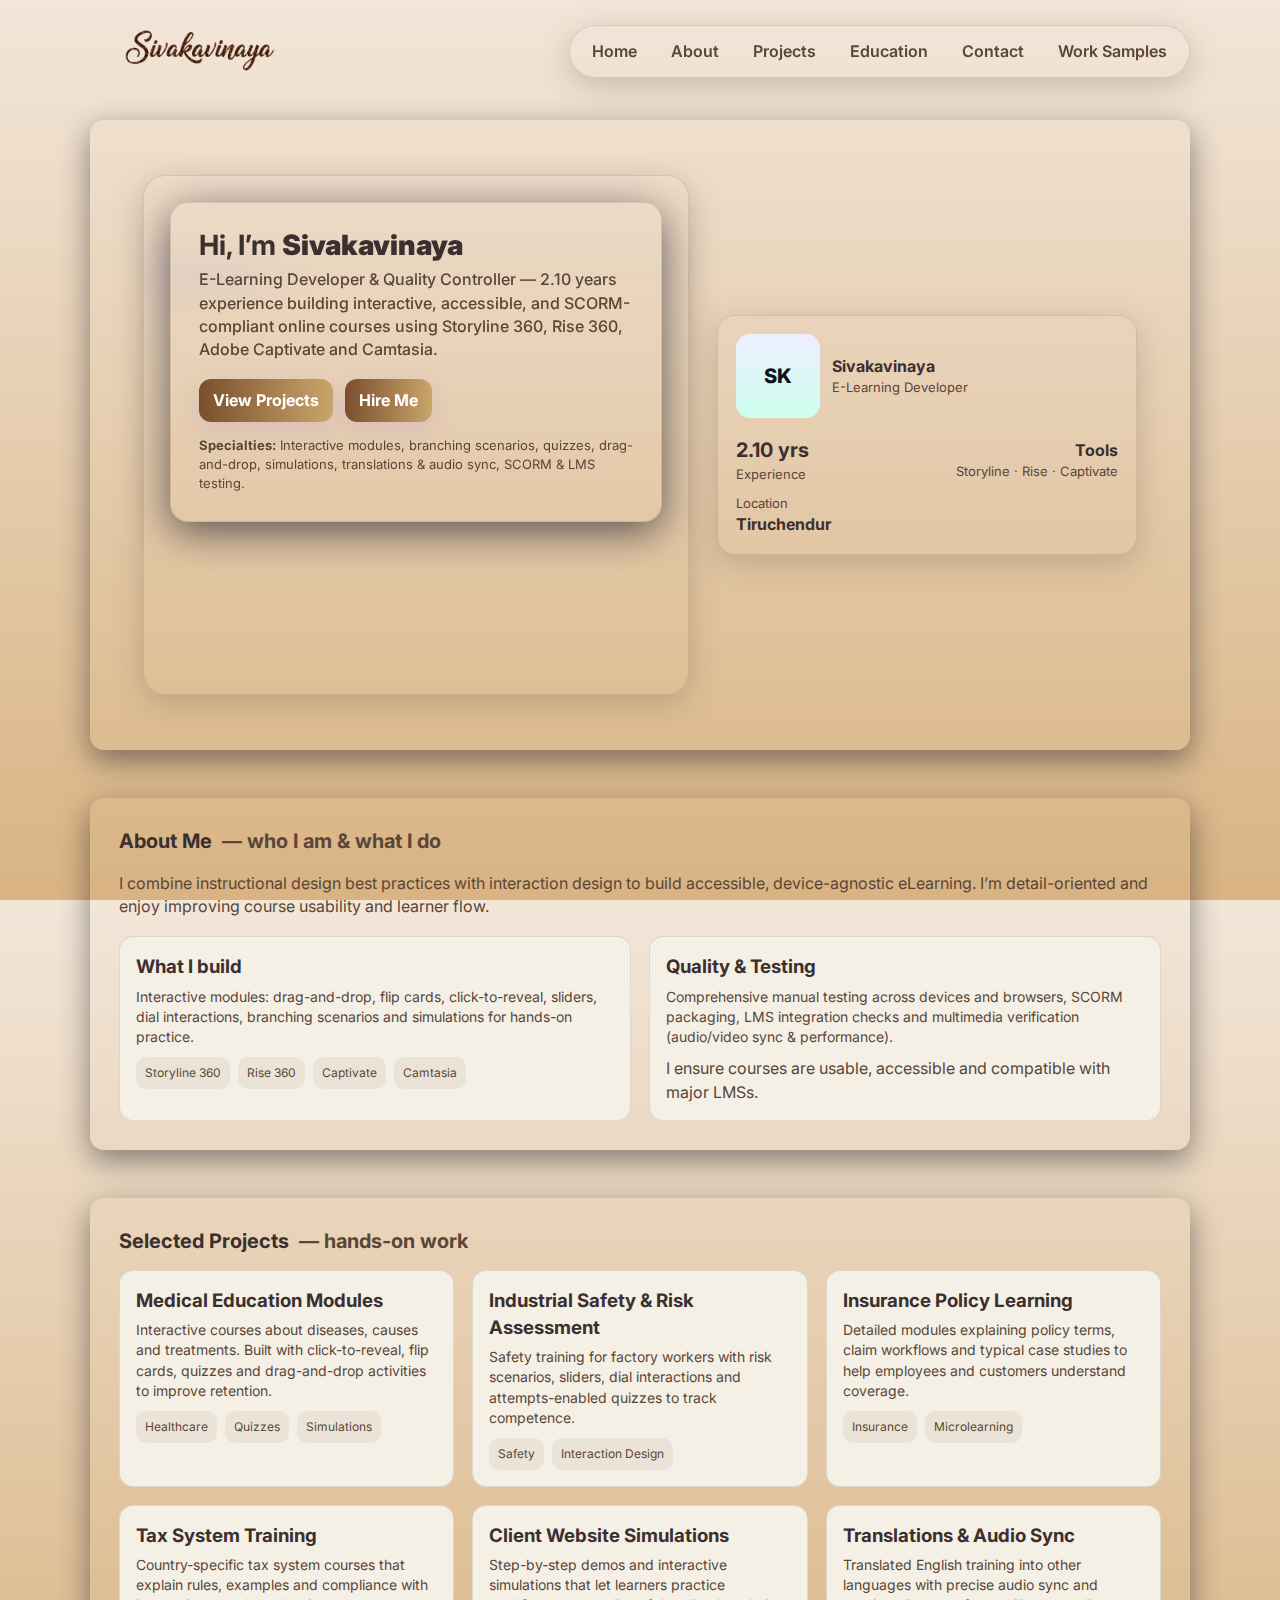
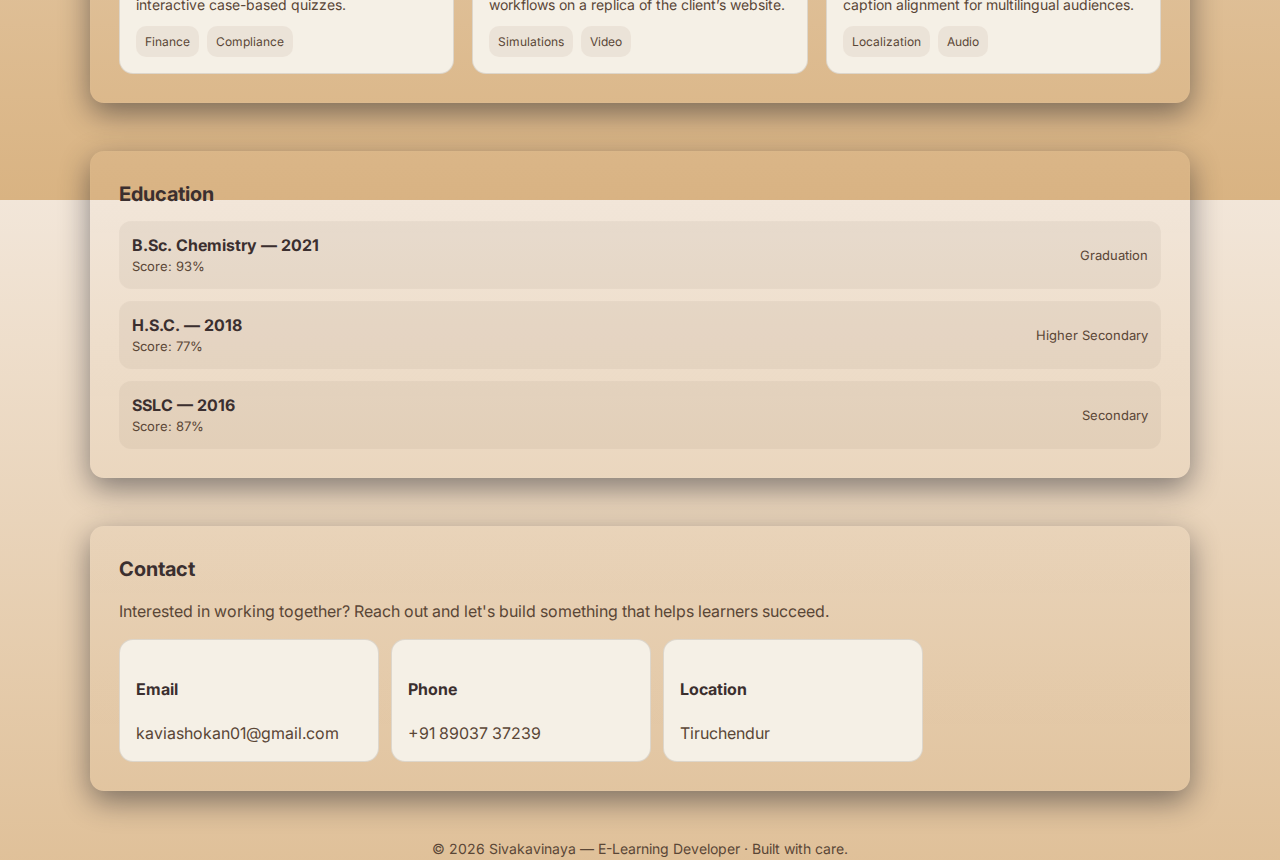
<file: Index.html>
<!doctype html>
<html lang="en">
<head>
  <meta charset="utf-8" />
  <meta name="viewport" content="width=device-width,initial-scale=1" />
  <title>Sivakavinaya — E-Learning Developer & Quality Controller</title>

  <!-- Optional Google font -->
  <link href="https://fonts.googleapis.com/css2?family=Inter:wght@300;400;600;700;800&display=swap" rel="stylesheet">
  <link rel="stylesheet" href="style.css" />
</head>
<body>

  <header>
    <div class="brand" aria-hidden="true"><img src="img/1.png" alt="Sivakavinaya in glittery dark brown text" width="200" height="auto"></div>
    <nav class="nav" role="navigation" aria-label="Main navigation">
      <a href="#home">Home</a>
      <a href="#about">About</a>
      <a href="#projects">Projects</a>
      <a href="#education">Education</a>
      <a href="#contact">Contact</a>
      <a href="work.html">Work Samples</a>
    </nav>
  </header>

  <main>

    <!-- HERO -->
    <section id="home" class="hero" aria-labelledby="home-title">
      <div class="hero-inner">
        <div class="parallax-stage" id="parallax-stage" tabindex="0" aria-hidden="false">
          <!-- layers -->
          <div class="layer" data-depth="0.02">
            <div class="shape s1" aria-hidden="true"></div>
          </div>
          <div class="layer" data-depth="0.06">
            <div class="shape s2" aria-hidden="true"></div>
          </div>
          <div class="layer" data-depth="0.16">
            <div class="shape s3" aria-hidden="true"></div>
          </div>
          <div class="layer" data-depth="0.28">
            <div class="shape s4" aria-hidden="true"></div>
          </div>

          <!-- Foreground content card - receives tilt -->
          <div class="hero-card js-tilt" data-tilt-max="12" role="region" aria-label="Introduction">
            <h1 id="home-title">Hi, I’m <strong>Sivakavinaya</strong></h1>
            <p class="lead">E-Learning Developer & Quality Controller — 2.10 years experience building interactive, accessible, and SCORM-compliant online courses using Storyline 360, Rise 360, Adobe Captivate and Camtasia.</p>

            <div class="cta-row">
              <a class="btn" href="#projects">View Projects</a>
              <a class="btn" href="#contact">Hire Me</a>
            </div>

            <div class="meta" aria-hidden="true">
              <strong>Specialties:</strong> Interactive modules, branching scenarios, quizzes, drag-and-drop, simulations, translations & audio sync, SCORM & LMS testing.
            </div>
          </div>
        </div>

        <!-- Right column stats -->
        <aside class="profile-card" aria-label="Profile Summary">
          <div style="display:flex; gap:12px; align-items:center;">
            <div class="profile-avatar" aria-hidden="true">SK</div>
            <div>
              <div style="font-weight:700">Sivakavinaya</div>
              <div class="small">E-Learning Developer</div>
            </div>
          </div>

          <div style="width:100%; margin-top:6px;">
            <div class="stat">
              <div>
                <h3>2.10 yrs</h3>
                <div class="small">Experience</div>
              </div>
              <div style="text-align:right;">
                <div style="font-weight:700">Tools</div>
                <div class="small">Storyline · Rise · Captivate</div>
              </div>
            </div>

            <div style="margin-top:10px">
              <div class="small">Location</div>
              <div style="font-weight:700">Tiruchendur</div>
            </div>
          </div>
        </aside>
      </div>
    </section>

    <!-- About -->
    <section id="about" aria-labelledby="about-title">
      <h2 id="about-title">About Me <span class="muted">— who I am & what I do</span></h2>
      <p class="muted">I combine instructional design best practices with interaction design to build accessible, device-agnostic eLearning. I’m detail-oriented and enjoy improving course usability and learner flow.</p>

      <div style="display:grid; grid-template-columns: 1fr 1fr; gap:18px; margin-top:18px;">
        <div class="project js-tilt" data-tilt-max="6" style="min-height:150px;">
          <h3>What I build</h3>
          <p>Interactive modules: drag-and-drop, flip cards, click-to-reveal, sliders, dial interactions, branching scenarios and simulations for hands-on practice.</p>
          <div class="tags" style="margin-top:10px">
            <div class="tag">Storyline 360</div>
            <div class="tag">Rise 360</div>
            <div class="tag">Captivate</div>
            <div class="tag">Camtasia</div>
          </div>
        </div>

        <div class="project" style="min-height:150px;">
          <h3>Quality & Testing</h3>
          <p>Comprehensive manual testing across devices and browsers, SCORM packaging, LMS integration checks and multimedia verification (audio/video sync & performance).</p>
          <div style="margin-top:10px" class="muted">I ensure courses are usable, accessible and compatible with major LMSs.</div>
        </div>
      </div>
    </section>

    <!-- Projects -->
    <section id="projects" aria-labelledby="projects-title">
      <h2 id="projects-title">Selected Projects <span class="muted">— hands-on work</span></h2>
      <div class="projects-grid" style="margin-top:14px">

        <article class="project" tabindex="0" aria-labelledby="p1">
          <h3 id="p1">Medical Education Modules</h3>
          <p>Interactive courses about diseases, causes and treatments. Built with click-to-reveal, flip cards, quizzes and drag-and-drop activities to improve retention.</p>
          <div class="tags"><div class="tag">Healthcare</div><div class="tag">Quizzes</div><div class="tag">Simulations</div></div>
        </article>

        <article class="project" tabindex="0" aria-labelledby="p2">
          <h3 id="p2">Industrial Safety & Risk Assessment</h3>
          <p>Safety training for factory workers with risk scenarios, sliders, dial interactions and attempts-enabled quizzes to track competence.</p>
          <div class="tags"><div class="tag">Safety</div><div class="tag">Interaction Design</div></div>
        </article>

        <article class="project" tabindex="0" aria-labelledby="p3">
          <h3 id="p3">Insurance Policy Learning</h3>
          <p>Detailed modules explaining policy terms, claim workflows and typical case studies to help employees and customers understand coverage.</p>
          <div class="tags"><div class="tag">Insurance</div><div class="tag">Microlearning</div></div>
        </article>

        <article class="project" tabindex="0" aria-labelledby="p4">
          <h3 id="p4">Tax System Training</h3>
          <p>Country-specific tax system courses that explain rules, examples and compliance with interactive case-based quizzes.</p>
          <div class="tags"><div class="tag">Finance</div><div class="tag">Compliance</div></div>
        </article>

        <article class="project" tabindex="0" aria-labelledby="p5">
          <h3 id="p5">Client Website Simulations</h3>
          <p>Step-by-step demos and interactive simulations that let learners practice workflows on a replica of the client’s website.</p>
          <div class="tags"><div class="tag">Simulations</div><div class="tag">Video</div></div>
        </article>

        <article class="project" tabindex="0" aria-labelledby="p6">
          <h3 id="p6">Translations & Audio Sync</h3>
          <p>Translated English training into other languages with precise audio sync and caption alignment for multilingual audiences.</p>
          <div class="tags"><div class="tag">Localization</div><div class="tag">Audio</div></div>
        </article>

      </div>
    </section>
    <!--
  
    <section id="work" aria-labelledby="work-title">
      <h2 id="work-title">Sample Works</h2>
      <div class="work-list" style="margin-top:12px">
        <div class="work-item" role="article" aria-label="E-Learning Developer at Knotopian">
          <h3 style="margin:0 0 6px;">E-Learning Developer / Quality Controller — Knotopian Company</h3>
          <div class="small muted">2022 — Present (2.9 years)</div>
          <ul style="margin-top:10px; color:var(--muted)">
            <li>Designed and developed interactive courses with Storyline, Rise and Captivate (drag & drop, branching, quizzes).</li>
            <li>Imported and formatted multimedia (text, images, videos, motion path animations) and used triggers/variables for personalization.</li>
            <li>Performed manual device/browser testing and SCORM testing for LMS integration.</li>
            <li>Verified multimedia (audio, video, graphics) and collaborated with instructional designers to improve usability and accessibility.</li>
          </ul>
        </div>
      </div>
    </section>-->

    <!-- Education -->
    <section id="education" aria-labelledby="edu-title">
      <h2 id="edu-title">Education</h2>
      <div class="edu-list" style="margin-top:12px">
        <div class="edu-item">
          <div style="flex:1">
            <h4>B.Sc. Chemistry — 2021</h4>
            <div class="edu-meta">Score: 93%</div>
          </div>
          <div class="edu-meta">Graduation</div>
        </div>

        <div class="edu-item">
          <div style="flex:1">
            <h4>H.S.C. — 2018</h4>
            <div class="edu-meta">Score: 77%</div>
          </div>
          <div class="edu-meta">Higher Secondary</div>
        </div>

        <div class="edu-item">
          <div style="flex:1">
            <h4>SSLC — 2016</h4>
            <div class="edu-meta">Score: 87%</div>
          </div>
          <div class="edu-meta">Secondary</div>
        </div>
      </div>
    </section>

    <!-- Contact -->
    <section id="contact" aria-labelledby="contact-title">
      <h2 id="contact-title">Contact</h2>
      <p class="muted">Interested in working together? Reach out and let's build something that helps learners succeed.</p>

      <div style="display:flex; gap:12px; margin-top:12px; flex-wrap:wrap;">
        <div class="project" style="min-width:260px;">
          <h4>Email</h4>
          <div class="muted">kaviashokan01@gmail.com</div>
        </div>
        <div class="project" style="min-width:260px;">
          <h4>Phone</h4>
          <div class="muted">+91 89037 37239</div>
        </div>
        <div class="project" style="min-width:260px;">
          <h4>Location</h4>
          <div class="muted">Tiruchendur</div>
        </div>
      </div>
    </section>

  </main>

  <footer>
    © <span id="year"></span> Sivakavinaya — E-Learning Developer · Built with care.
  </footer>

<script src="script.js"></script>

</body>
</html>
</file>
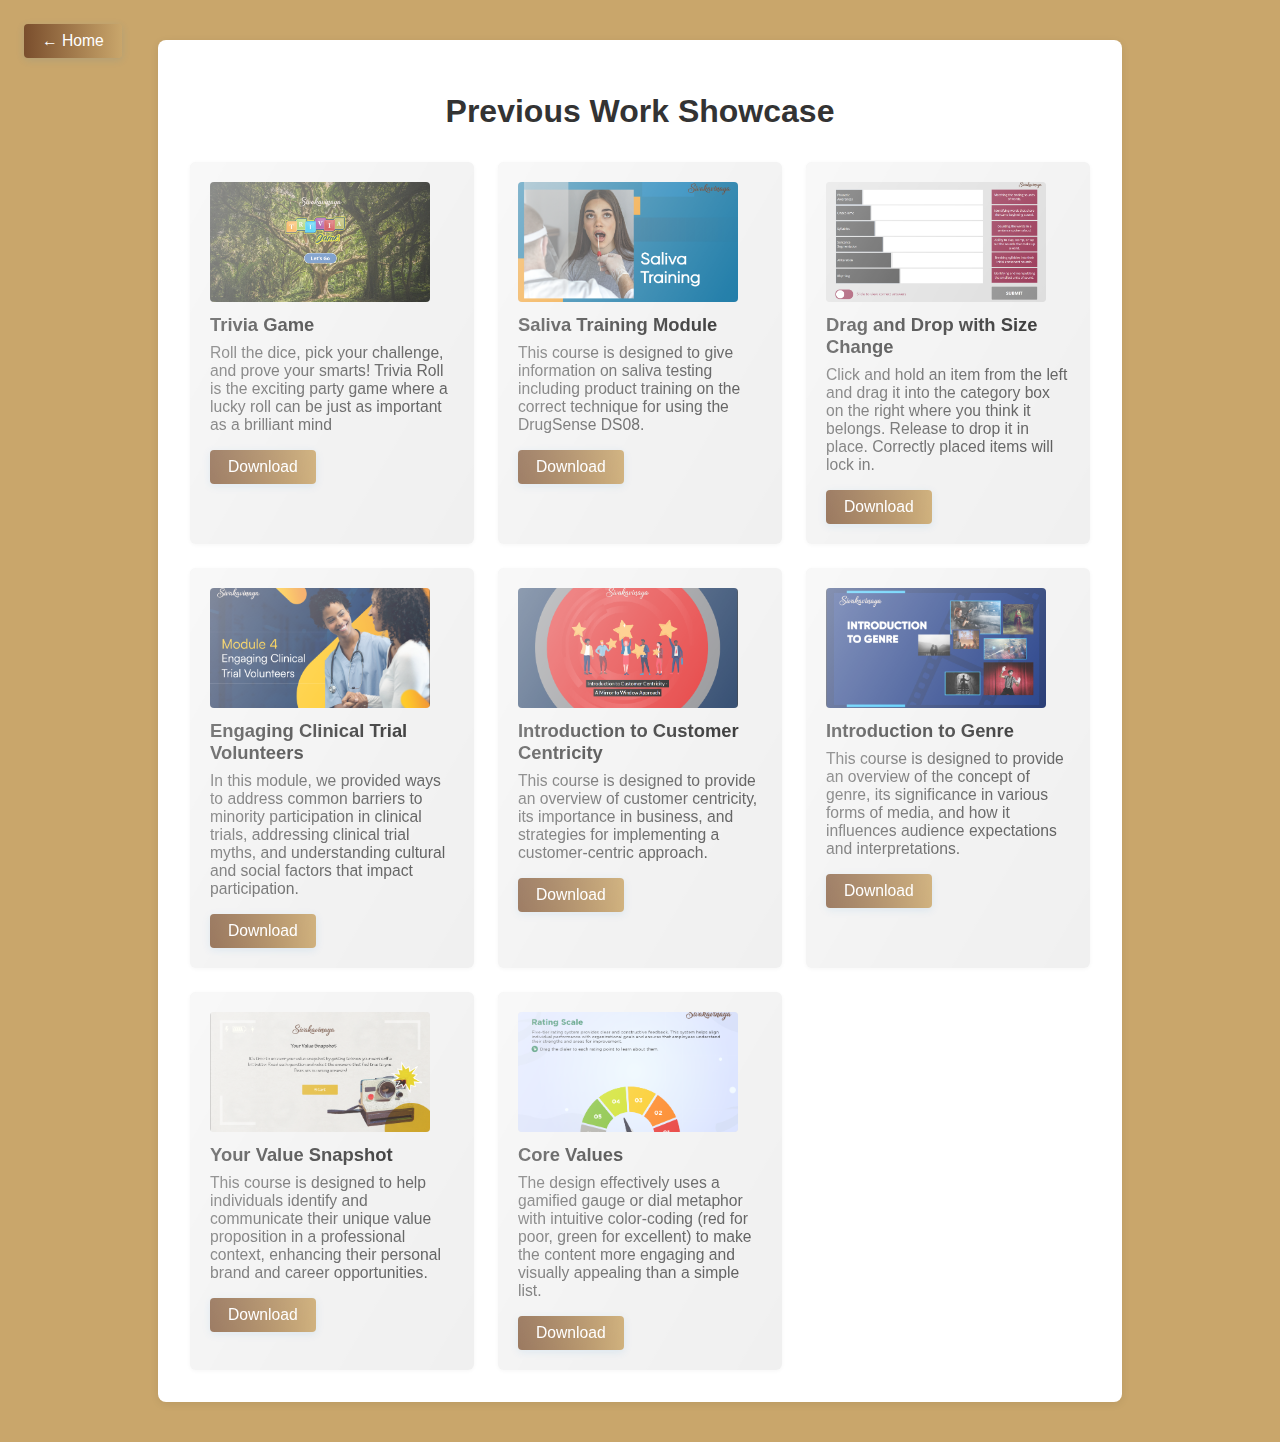
<file: work.html>
<!DOCTYPE html>
<html lang="en">
<head>
    <meta charset="UTF-8">
    <title>Work Sample</title>
    <meta name="viewport" content="width=device-width, initial-scale=1.0">
    <style>
        body {
            font-family: 'Segoe UI', Arial, sans-serif;
            background: #c9a66b;
            margin: 0;
            padding: 0;
        }
        .container {
            max-width: 900px;
            margin: 40px auto;
            background: #fff;
            border-radius: 8px;
            box-shadow: 0 2px 8px rgba(0,0,0,0.08);
            padding: 32px;
        }
        h1 {
            text-align: center;
            color: #333;
            margin-bottom: 32px;
        }
        .work-list {
            display: grid;
            grid-template-columns: repeat(auto-fit, minmax(260px, 1fr));
            gap: 24px;
        }
        .work-item {
            background: #f0f0f0;
            border-radius: 6px;
            padding: 20px;
            box-shadow: 0 1px 4px rgba(0,0,0,0.04);
            display: flex;
            flex-direction: column;
            align-items: flex-start;
            transition: transform 0.2s cubic-bezier(.23,.92,.41,.97), box-shadow 0.2s;
            will-change: transform;
            perspective: 600px;
            position: relative;
            overflow: hidden;
        }
        /* Glossy overlay effect */
        .glossy {
            pointer-events: none;
            position: absolute;
            top: 0; left: 0;
            width: 100%; height: 100%;
            border-radius: 6px;
            background: linear-gradient(120deg, rgba(255,255,255,0.55) 0%, rgba(255,255,255,0.15) 60%, rgba(255,255,255,0.0) 100%);
            mix-blend-mode: screen;
            z-index: 2;
        }
        .work-img {
            width: 100%;
            max-width: 220px;
            height: 120px;
            object-fit: cover;
            border-radius: 4px;
            margin-bottom: 12px;
            background: #e0e0e0;
            position: relative;
            z-index: 1;
        }
        .work-title {
            font-size: 1.15em;
            font-weight: 600;
            margin-bottom: 8px;
            color: #222;
        }
        .work-desc {
            font-size: 0.98em;
            color: #555;
            margin-bottom: 16px;
        }
        .download-btn {
            background: linear-gradient(90deg, #7a4e2d 0%, #c9a66b 100%);
            color: #fff;
            border: none;
            padding: 8px 18px;
            border-radius: 4px;
            cursor: pointer;
            font-size: 0.98em;
            transition: background 0.2s;
            text-decoration: none;
            display: inline-block;
            box-shadow: 0 2px 8px rgba(0,120,212,0.12);
        }
        .download-btn:hover {
            background: linear-gradient(90deg, #005fa3 0%, #009ec3 100%);
        }
    </style>
</head>
<body>
    <div class="container">
        <a href="javascript:history.back()" class="download-btn" style="position:absolute;top:24px;left:24px;z-index:10;">&#8592; Home</a>
        <h1>Previous Work Showcase</h1>
        <div class="work-list" id="workList">
            <!-- Work items will be injected by JS -->
        </div>
    </div>
    <script>
        // Example work data with images
        const works = [
            {
                title: "Trivia Game",
                desc: " Roll the dice, pick your challenge, and prove your smarts! Trivia Roll is the exciting party game where a lucky roll can be just as important as a brilliant mind",
                file: "sample_works/Trivia game.zip",
                img: "img/Trivia.png"
            },
            {
                title: "Saliva Training Module",
                desc: "This course is designed to give information on saliva testing including product training on the correct technique for using the DrugSense DS08.  ",
                file: "sample_works/Saliva_Training.zip",
                img: "img/saliva.png"
            },
            {
                title: "Drag and Drop with Size Change",
                desc: "Click and hold an item from the left and drag it into the category box on the right where you think it belongs. Release to drop it in place. Correctly placed items will lock in.",
                file: "sample_works/D&D with size changing.zip",
                img: "img/D&D with size changing.png"
            },
            {
                title: "Engaging Clinical Trial Volunteers",
                desc: "In this module, we provided ways to address common barriers to minority participation in clinical trials, addressing clinical trial myths, and understanding cultural and social factors that impact participation.",
                file: "sample_works/Engaging Clinical Trial Volunteers.zip",
                img: "img/ECTV.png"
            },
            {
                title: "Introduction to Customer Centricity",
                desc: "This course is designed to provide an overview of customer centricity, its importance in business, and strategies for implementing a customer-centric approach.",
                file: "sample_works/Introduction to Customer Centricity – A Mirror to Window Approach.zip",
                img: "img/ICCA.png"
            },
            {
                title: "Introduction to Genre",
                desc: "This course is designed to provide an overview of the concept of genre, its significance in various forms of media, and how it influences audience expectations and interpretations.",
                file: "sample_works/INTRODUCTION TO GENRE.zip",
                img: "img/ITG.png"
            },
            {
                title: "Your Value Snapshot",
                desc: "This course is designed to help individuals identify and communicate their unique value proposition in a professional context, enhancing their personal brand and career opportunities.",
                file: "sample_works/Your Value Snapshot.zip",
                img: "img/YVS.png"
            },
            {
                title: "Core Values",
                desc: " The design effectively uses a gamified gauge or dial metaphor with intuitive color-coding (red for poor, green for excellent) to make the content more engaging and visually appealing than a simple list. ",
                file: "sample_works/Core Values.zip",
                img: "img/CV.png"
            }
        ];

        function createWorkItem(work) {
            const item = document.createElement('div');
            item.className = 'work-item';

            // Glossy overlay
            const glossy = document.createElement('div');
            glossy.className = 'glossy';
            item.appendChild(glossy);

            const img = document.createElement('img');
            img.className = 'work-img';
            img.src = work.img;
            img.alt = work.title;

            const title = document.createElement('div');
            title.className = 'work-title';
            title.textContent = work.title;

            const desc = document.createElement('div');
            desc.className = 'work-desc';
            desc.textContent = work.desc;

            const download = document.createElement('a');
            download.className = 'download-btn';
            download.href = work.file;
            download.download = '';
            download.textContent = 'Download';

            item.appendChild(img);
            item.appendChild(title);
            item.appendChild(desc);
            item.appendChild(download);

            // Parallax effect handlers
            item.addEventListener('mousemove', function(e) {
                const rect = item.getBoundingClientRect();
                const x = e.clientX - rect.left;
                const y = e.clientY - rect.top;
                const centerX = rect.width / 2;
                const centerY = rect.height / 2;
                const rotateX = ((y - centerY) / centerY) * 10;
                const rotateY = ((x - centerX) / centerX) * -10;
                item.style.transform = `perspective(600px) rotateX(${rotateX}deg) rotateY(${rotateY}deg) scale(1.04)`;
                item.style.boxShadow = "0 8px 24px rgba(0,0,0,0.12)";
            });
            item.addEventListener('mouseleave', function() {
                item.style.transform = "perspective(600px) rotateX(0deg) rotateY(0deg) scale(1)";
                item.style.boxShadow = "0 1px 4px rgba(0,0,0,0.04)";
            });

            return item;
        }

        const workList = document.getElementById('workList');
        works.forEach(work => {
            workList.appendChild(createWorkItem(work));
        });
    </script>
</body>
</file>
<file: style.css>
:root {
  --bg: #f2e6d9;             /* warm cream background */
  --card: #f5f0e6;           /* light beige card */
  --muted: #5a4636;          /* muted brown text */
  --accent: #7a4e2d;         /* brick/burnt sienna accent */
  --highlight: #c9a66b;      /* vintage gold highlight */
  --glass: rgba(122,78,45,0.08);   /* soft brown transparency */
  --glass-2: rgba(90,70,54,0.06);  /* darker vintage overlay */
  --radius: 18px;
  --max-width: 1100px;
  --soft-shadow: 0 8px 30px rgba(90,70,54,0.25);
  --glass-border: rgba(90,70,54,0.15);
}
    *{box-sizing:border-box}
    html,body{height:100%}
    body{
      margin:0;
      font-family:Inter,system-ui,-apple-system,Segoe UI,Roboto,"Helvetica Neue",Arial;
      background: linear-gradient(180deg,#071022 0%, #0f1724 100%);
      color:#e6eef6;
      -webkit-font-smoothing:antialiased;
      -moz-osx-font-smoothing:grayscale;
      line-height:1.45;
      overflow-x:hidden;
    }

    /* Layout */
    header{
      position:fixed;
      top:18px;
      left:50%;
      transform:translateX(-50%);
      width:calc(100% - 48px);
      max-width:var(--max-width);
      z-index:60;
      display:flex;
      justify-content:space-between;
      align-items:center;
      gap:16px;
      pointer-events:none;
    }
    .nav{
      pointer-events:auto;
      display:flex;
      gap:14px;
      align-items:center;
      background: linear-gradient(180deg, rgba(255,255,255,0.03), rgba(255,255,255,0.02));
      padding:8px 12px;
      border-radius:999px;
      backdrop-filter: blur(6px);
      box-shadow:var(--soft-shadow);
      border:1px solid var(--glass-border);
    }
   
body {
  background: linear-gradient(180deg, #f2e6d9 0%, #d9b382 100%);
  color: #3b2f2f;
}

.parallax-stage {
  background:
    radial-gradient(1200px 400px at 10% 20%, rgba(200,170,120,0.2), transparent 20%),
    linear-gradient(180deg, rgba(240,220,190,0.08), transparent 40%);
}

.layer .shape {
  background: linear-gradient(135deg, var(--accent), var(--highlight) 70%);
  opacity: 0.8;
  mix-blend-mode: multiply;
  filter: sepia(0.3) blur(4px);
  box-shadow: 0 20px 60px rgba(90,70,54,0.35);
}
.btn {
  background: linear-gradient(90deg, var(--accent), var(--highlight));
  color: #fffaf2;
  box-shadow: 0 8px 24px rgba(122,78,45,0.25);
}

.nav a {
  color: var(--muted);
}
.nav a:hover {
  color: var(--accent);
  background: rgba(200,170,120,0.15);
}

  .brand{
      font-weight:700;
      letter-spacing:0.2px;
      color:#5b2e2eda;
      padding:6px 10px;
      border-radius:10px;
      background:linear-gradient(90deg, rgba(255, 255, 255, 0), rgba(255, 255, 255, 0));
      margin-right:6px;
      pointer-events:auto;
    }
    .nav a{
      color:var(--muted);
      text-decoration:none;
      font-weight:600;
      padding:6px 10px;
      border-radius:10px;
      transition:all .2s;
    }
    .nav a:hover{ color:#fff; background: rgba(255,255,255,0.03) }

    main{ margin-top:120px; width:100%; }

    /* HERO - 3D Parallax */
    .hero{
      position:relative;
      min-height:70vh;
      max-height:780px;
      display:flex;
      align-items:center;
      justify-content:center;
      overflow:visible;
      perspective:1200px;
    }
    .hero-inner{
      width:calc(100% - 48px);
      max-width:var(--max-width);
      display:grid;
      grid-template-columns: 1fr 420px;
      gap:28px;
      align-items:center;
    }

    /* parallax stage: multiple layers */
    .parallax-stage{
      position:relative;
      width:100%;
      height:520px;
      border-radius:22px;
      overflow:visible;
      transform-style:preserve-3d;
      background:
        radial-gradient(1200px 400px at 10% 20%, rgba(124,92,255,0.06), transparent 10%),
        linear-gradient(180deg, rgba(255,255,255,0.02), transparent 30%);
      padding:26px;
      box-shadow:var(--soft-shadow);
      border:1px solid var(--glass-border);
    }

    .layer{
      position:absolute;
      left:0; top:0; right:0; bottom:0;
      transform-style:preserve-3d;
      pointer-events:none;
    }

    .layer .shape{
      position:absolute;
      width:260px;height:180px;
      background:linear-gradient(135deg,var(--accent), #3ec6ff 60%);
      border-radius:22px;
      mix-blend-mode:screen;
      opacity:0.9;
      filter:blur(6px);
      transform-origin:center;
      box-shadow:0 30px 80px rgba(0, 0, 0, 0.25);
    }
    /* positions for shapes */
    .s1{ left:6%; top:12%; transform: translateZ(-120px) scale(.9) }
    .s2{ right:6%; top:8%; transform: translateZ(-50px) rotate(-10deg) }
    .s3{ left:12%; bottom:8%; width:320px;height:240px; transform: translateZ(30px) rotate(6deg)}
    .s4{ right:14%; bottom:6%; width:220px;height:140px; transform: translateZ(120px) rotate(-6deg)}

    /* content card in hero */
    .hero-card{
      position:relative;
      background: linear-gradient(180deg, rgba(255,255,255,0.02), rgba(255,255,255,0.01));
      border-radius:18px;
      padding:28px;
      max-width:720px;
      box-shadow: 0 10px 40px rgba(2,6,23,0.6);
      border:1px solid var(--glass-border);
      transform-style:preserve-3d;
      z-index:20;
      pointer-events:auto;
    }
    .hero-card h1{ margin:0 0 8px; font-size:28px; line-height:1.05}
    .hero-card p.lead{ color:var(--muted); margin:0 0 18px; font-weight:500}
    .cta-row{ display:flex; gap:12px; align-items:center }
    .btn{
      color:white;
      padding:10px 14px;
      border-radius:12px;
      font-weight:700;
      text-decoration:none;
      box-shadow:0 8px 24px rgba(124,92,255,0.12);
    }
    .meta{
      margin-top:14px;
      color:var(--muted);
      font-size:13px;
    }

    /* Right column: quick stats card */
    .profile-card{
      background:linear-gradient(180deg, rgba(255,255,255,0.02), rgba(255,255,255,0.01));
      border-radius:18px;
      padding:18px;
      border:1px solid var(--glass-border);
      box-shadow:var(--soft-shadow);
      display:flex;
      flex-direction:column;
      gap:12px;
      align-items:flex-start;
      pointer-events:auto;
    }
    .profile-avatar{
      width:84px;height:84px;border-radius:14px;background:linear-gradient(180deg,#eef 0%, #cfe 100%);display:flex;align-items:center;justify-content:center;font-weight:800;color:#0b1220;font-size:20px;
    }
    .stat{
      display:flex;justify-content:space-between;width:100%;
      gap:12px;
      align-items:center;
    }
    .stat h3{ margin:0; font-size:20px }
    .small{ color:var(--muted); font-size:13px }

    /* Sections */
    section{
      max-width:var(--max-width);
      margin:48px auto;
      padding:28px;
      border-radius:14px;
      background: linear-gradient(180deg, rgba(255,255,255,0.01), rgba(255,255,255,0.005));
      border:1px solid rgba(255,255,255,0.02);
      box-shadow: 0 10px 30px rgba(2,6,23,0.45);
    }
    section h2{ margin:0 0 12px; font-size:20px; display:flex; align-items:center; gap:10px }
    .muted{ color:var(--muted) }

    /* Projects grid */
    .projects-grid{
      display:grid;
      grid-template-columns: repeat(auto-fit,minmax(260px,1fr));
      gap:18px;
    }
    .project{
      background:var(--card);
      padding:16px;
      border-radius:14px;
      border:1px solid var(--glass-border);
      transition: transform .25s ease, box-shadow .25s;
      transform-style:preserve-3d;
      cursor:pointer;
      overflow:hidden;
    }
    .layer .shape {
  display: none !important;
}

    .project:hover{ transform:translateY(-10px) scale(1.01); box-shadow:0 20px 40px rgba(2,6,23,0.6) }
    .project h3{ margin:0 0 6px}
    .project p{ color:var(--muted); margin:0 0 10px; font-size:14px }
    .tags{ display:flex; gap:8px; flex-wrap:wrap }
    .tag{ background:var(--glass); color:var(--muted); padding:6px 8px; border-radius:10px; font-size:12px; border:1px solid rgba(255,255,255,0.02) }

    /* Education timeline */
    .edu-list{ display:flex; flex-direction:column; gap:12px }
    .edu-item{ display:flex; gap:12px; align-items:center; padding:12px; border-radius:12px; background:var(--glass-2); border:1px solid rgba(255,255,255,0.02) }
    .edu-item h4{ margin:0; font-size:16px }
    .edu-meta{ color:var(--muted); font-size:13px }

    /* Work experience */
    .work-list{ display:flex; flex-direction:column; gap:12px }
    .work-item{ padding:12px; border-radius:12px; background:var(--card); border:1px solid var(--glass-border); }

    /* Footer */
    footer{ text-align:center; color:var(--muted); margin:36px 0 90px; font-size:14px }

    /* Responsive */
    @media (max-width:980px){
      .hero-inner{ grid-template-columns:1fr; }
      .parallax-stage{ height:420px }
      header{ top:12px }
    }
    @media (max-width:520px){
      .hero{ min-height:64vh }
      .hero-card h1{ font-size:22px }
      .profile-card{ flex-direction:row; align-items:center; justify-content:space-between }
    }
</file>
